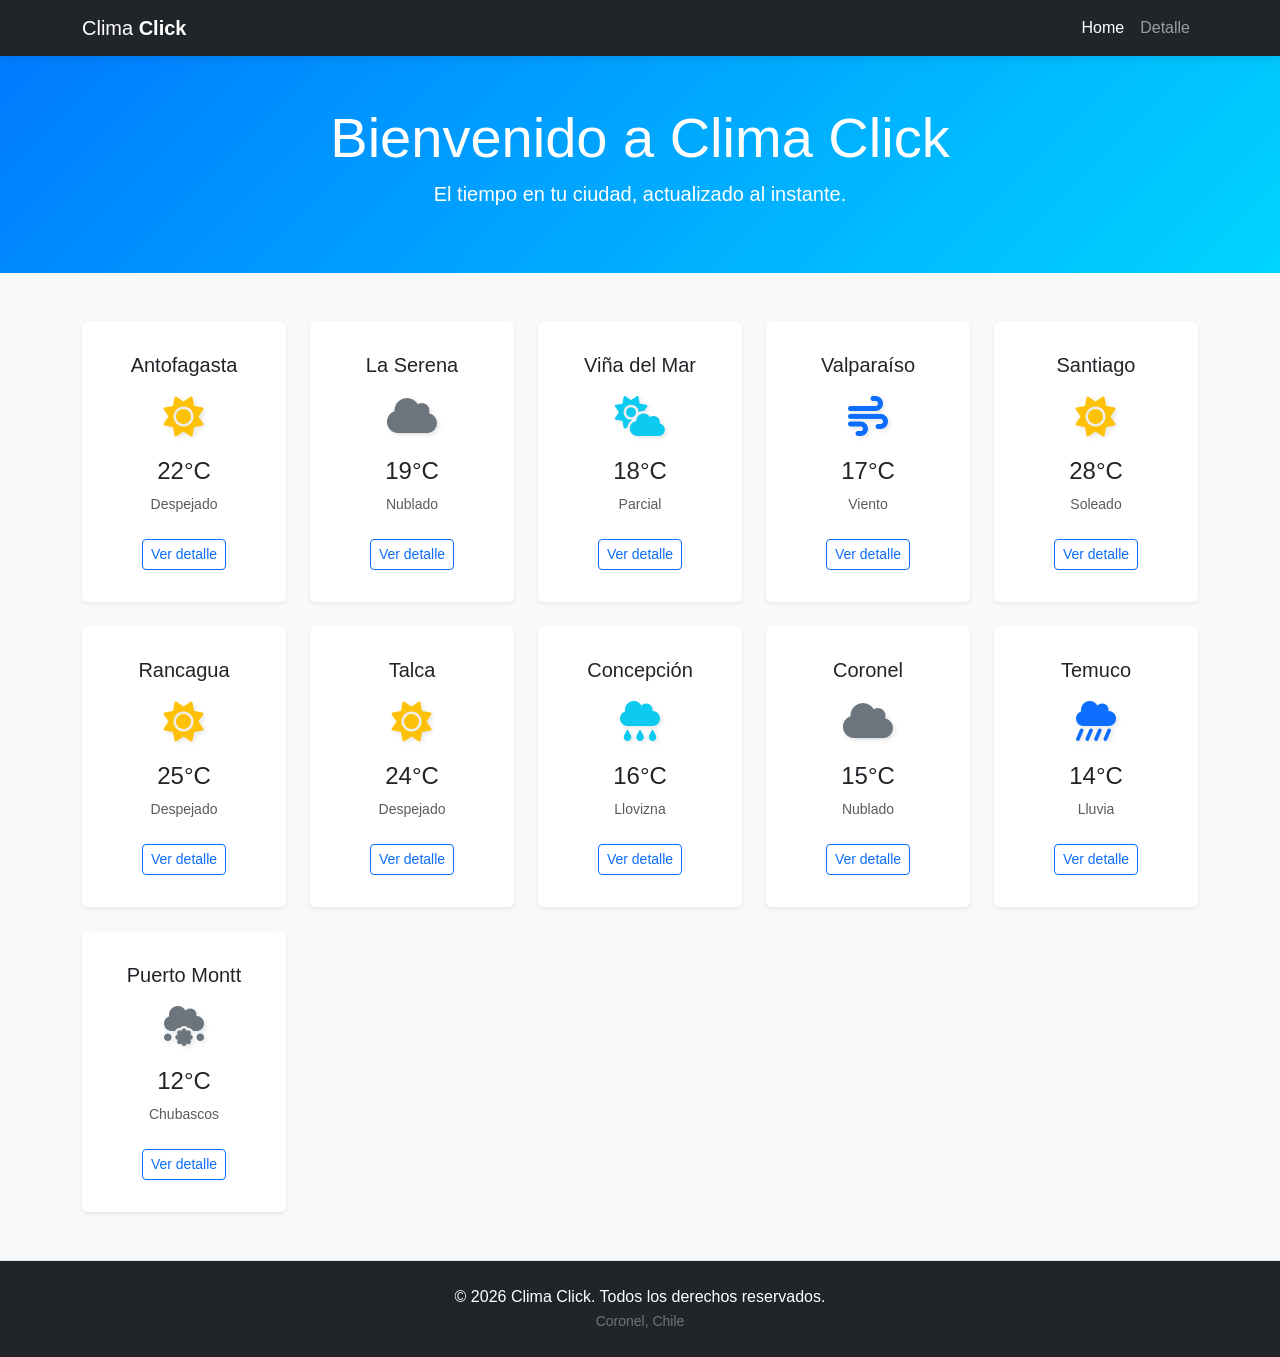
<file: index.html>
<!DOCTYPE html>
<html lang="es">
<head>
    <meta charset="UTF-8">
    <meta name="viewport" content="width=device-width, initial-scale=1.0">
    <title>Clima Click | Pronóstico en un toque</title>
    <link href="https://cdn.jsdelivr.net/npm/bootstrap@5.3.0/dist/css/bootstrap.min.css" rel="stylesheet">
    <link rel="stylesheet" href="https://cdnjs.cloudflare.com/ajax/libs/font-awesome/6.4.0/css/all.min.css">
    <link rel="stylesheet" href="assets/css/styles.css">
</head>
<body>

    <nav class="navbar navbar-expand-lg navbar-dark bg-dark">
        <div class="container">
            <a class="navbar-brand" href="#">Clima <strong>Click</strong></a>
            <div class="navbar-nav">
                <a class="nav-link active" href="index.html">Home</a>
                <a class="nav-link" href="detalle.html">Detalle</a>
            </div>
        </div>
    </nav>

    <header class="py-5 text-center bg-light">
        <h1 class="display-4">Bienvenido a Clima Click</h1>
<p class="lead">El tiempo en tu ciudad, actualizado al instante.</p>
    </header>

   <main class="container my-5">
    <section id="contenedor-clima" class="row row-cols-1 row-cols-md-3 row-cols-lg-5 g-4">
        </section>
</main>
    <footer class="bg-dark text-white text-center py-4 mt-auto">
    <div class="container">
        <p class="mb-0">&copy; 2026 Clima Click. Todos los derechos reservados.</p>
        <small class="text-secondary">Coronel, Chile</small>
    </div>
</footer>

    <script src="https://cdn.jsdelivr.net/npm/bootstrap@5.3.0/dist/js/bootstrap.bundle.min.js"></script>
    <script src="./assets/js/script.js"></script>
</body>
</html>
</file>
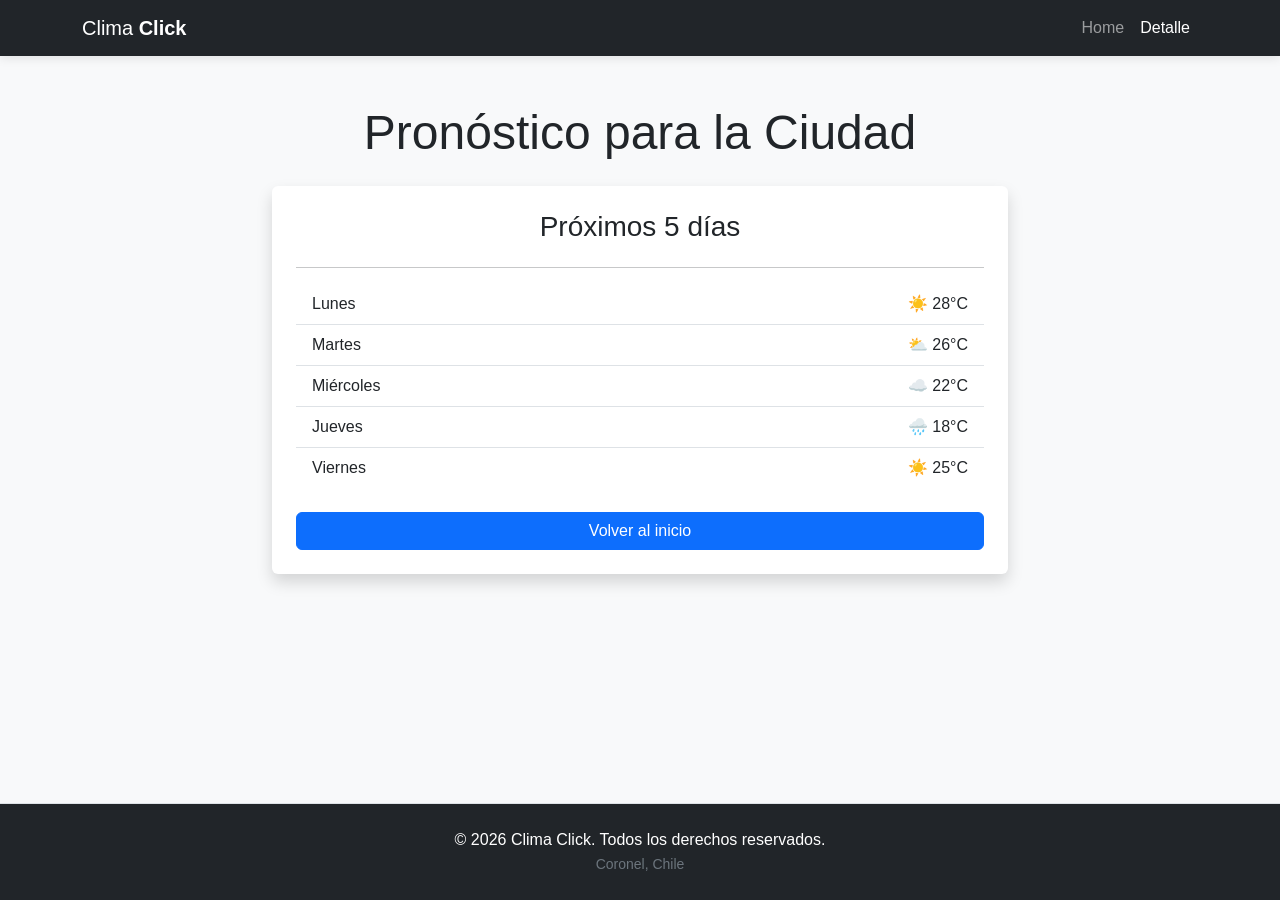
<file: detalle.html>
<!DOCTYPE html>
<html lang="es">
<head>
    <meta charset="UTF-8">
    <meta name="viewport" content="width=device-width, initial-scale=1.0">
    <title>Clima Click | Pronóstico Semanal</title>
    <link href="https://cdn.jsdelivr.net/npm/bootstrap@5.3.0/dist/css/bootstrap.min.css" rel="stylesheet">
    <link rel="stylesheet" href="assets/css/styles.css">
</head>
<body class="d-flex flex-column min-vh-100">

    <nav class="navbar navbar-expand-lg navbar-dark bg-dark">
        <div class="container">
            <a class="navbar-brand" href="index.html">Clima <strong>Click</strong></a>
            <div class="navbar-nav">
                <a class="nav-link" href="index.html">Home</a>
                <a class="nav-link active" href="#">Detalle</a>
            </div>
        </div>
    </nav>

    <main class="container my-5 text-center">
        <h2 id="titulo-ciudad" class="display-5 mb-4">Pronóstico para la Ciudad</h2>
        
        <div class="row justify-content-center">
            <div class="col-md-8">
                <div class="card shadow border-0 p-4">
                    <h3>Próximos 5 días</h3>
                    <hr>
                    <ul class="list-group list-group-flush text-start">
                        <li class="list-group-item d-flex justify-content-between align-items-center">
                            Lunes <span>☀️ 28°C</span>
                        </li>
                        <li class="list-group-item d-flex justify-content-between align-items-center">
                            Martes <span>⛅ 26°C</span>
                        </li>
                        <li class="list-group-item d-flex justify-content-between align-items-center">
                            Miércoles <span>☁️ 22°C</span>
                        </li>
                        <li class="list-group-item d-flex justify-content-between align-items-center">
                            Jueves <span>🌧️ 18°C</span>
                        </li>
                        <li class="list-group-item d-flex justify-content-between align-items-center">
                            Viernes <span>☀️ 25°C</span>
                        </li>
                    </ul>
                    <a href="index.html" class="btn btn-primary mt-4">Volver al inicio</a>
                </div>
            </div>
        </div>
    </main>

    <footer class="bg-dark text-white text-center py-4 mt-auto">
        <div class="container">
            <p class="mb-0">© 2026 Clima Click. Todos los derechos reservados.</p>
            <small class="text-secondary">Coronel, Chile</small>
        </div>
    </footer>

    <script src="https://cdn.jsdelivr.net/npm/bootstrap@5.3.0/dist/js/bootstrap.bundle.min.js"></script>
</body>
</html>
</file>
<file: assets/css/styles.css>
/* Configuraciones generales */
body {
    background-color: #f8f9fa; /* Un gris muy clarito para que resalten las tarjetas */
    font-family: 'Segoe UI', Tahoma, Geneva, Verdana, sans-serif;
}

/* Estilo para la Navbar */
.navbar {
    box-shadow: 0 2px 10px rgba(0,0,0,0.1);
}

/* Estilo para el Header (Bienvenidos) */
header {
    background: linear-gradient(135deg, #007bff, #00d4ff); /* Un degradado azul profesional */
    color: white !important;
    border-bottom: none;
}

/* Estilo para las Tarjetas (Cards) */
.card {
    transition: transform 0.3s ease, box-shadow 0.3s ease;
    cursor: pointer;
}

/* Efecto al pasar el mouse por encima (Hover) */
.card:hover {
    transform: translateY(-5px); /* La tarjeta sube un poquito */
    box-shadow: 0 10px 20px rgba(0,0,0,0.1) !important;
}

/* Iconos del clima */
.display-6 {
    filter: drop-shadow(2px 2px 2px rgba(0,0,0,0.1));
}

/* Footer siempre al fondo */
footer {
    border-top: 1px solid #dee2e6;
}
</file>
